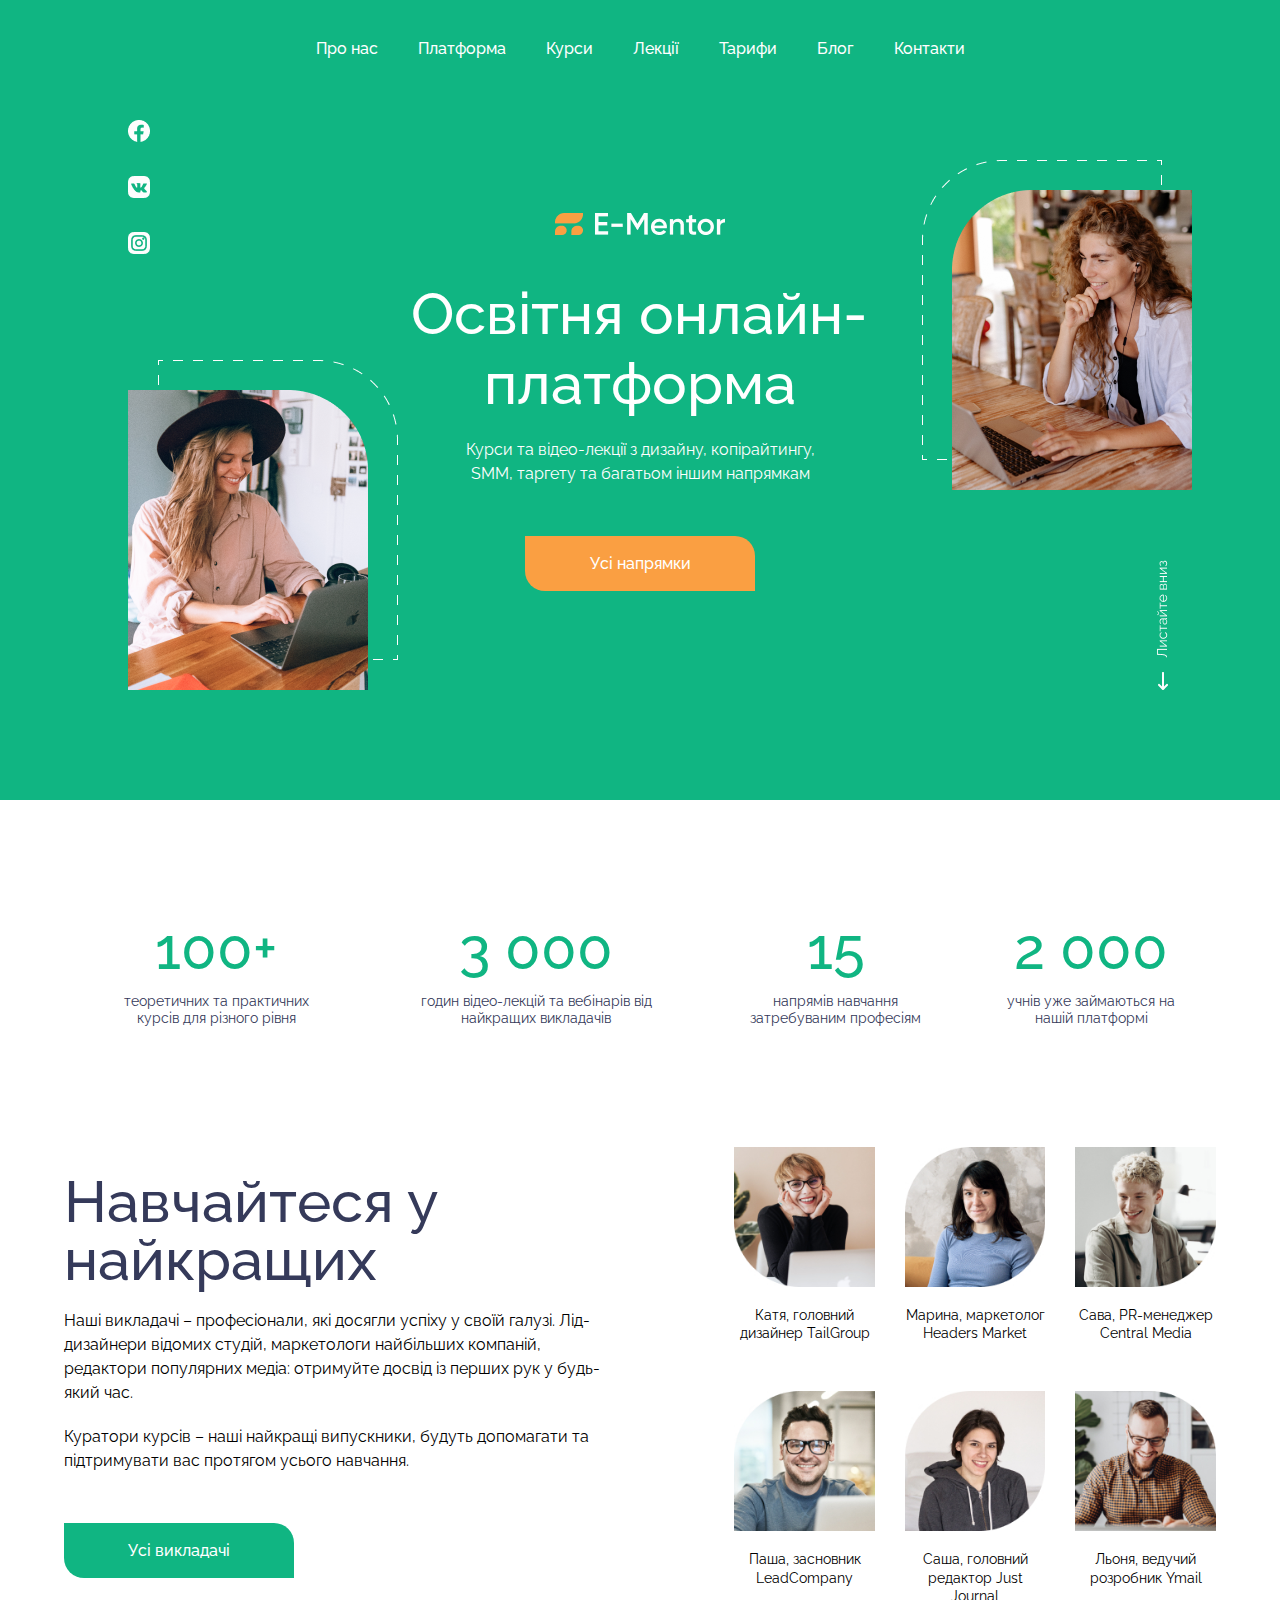
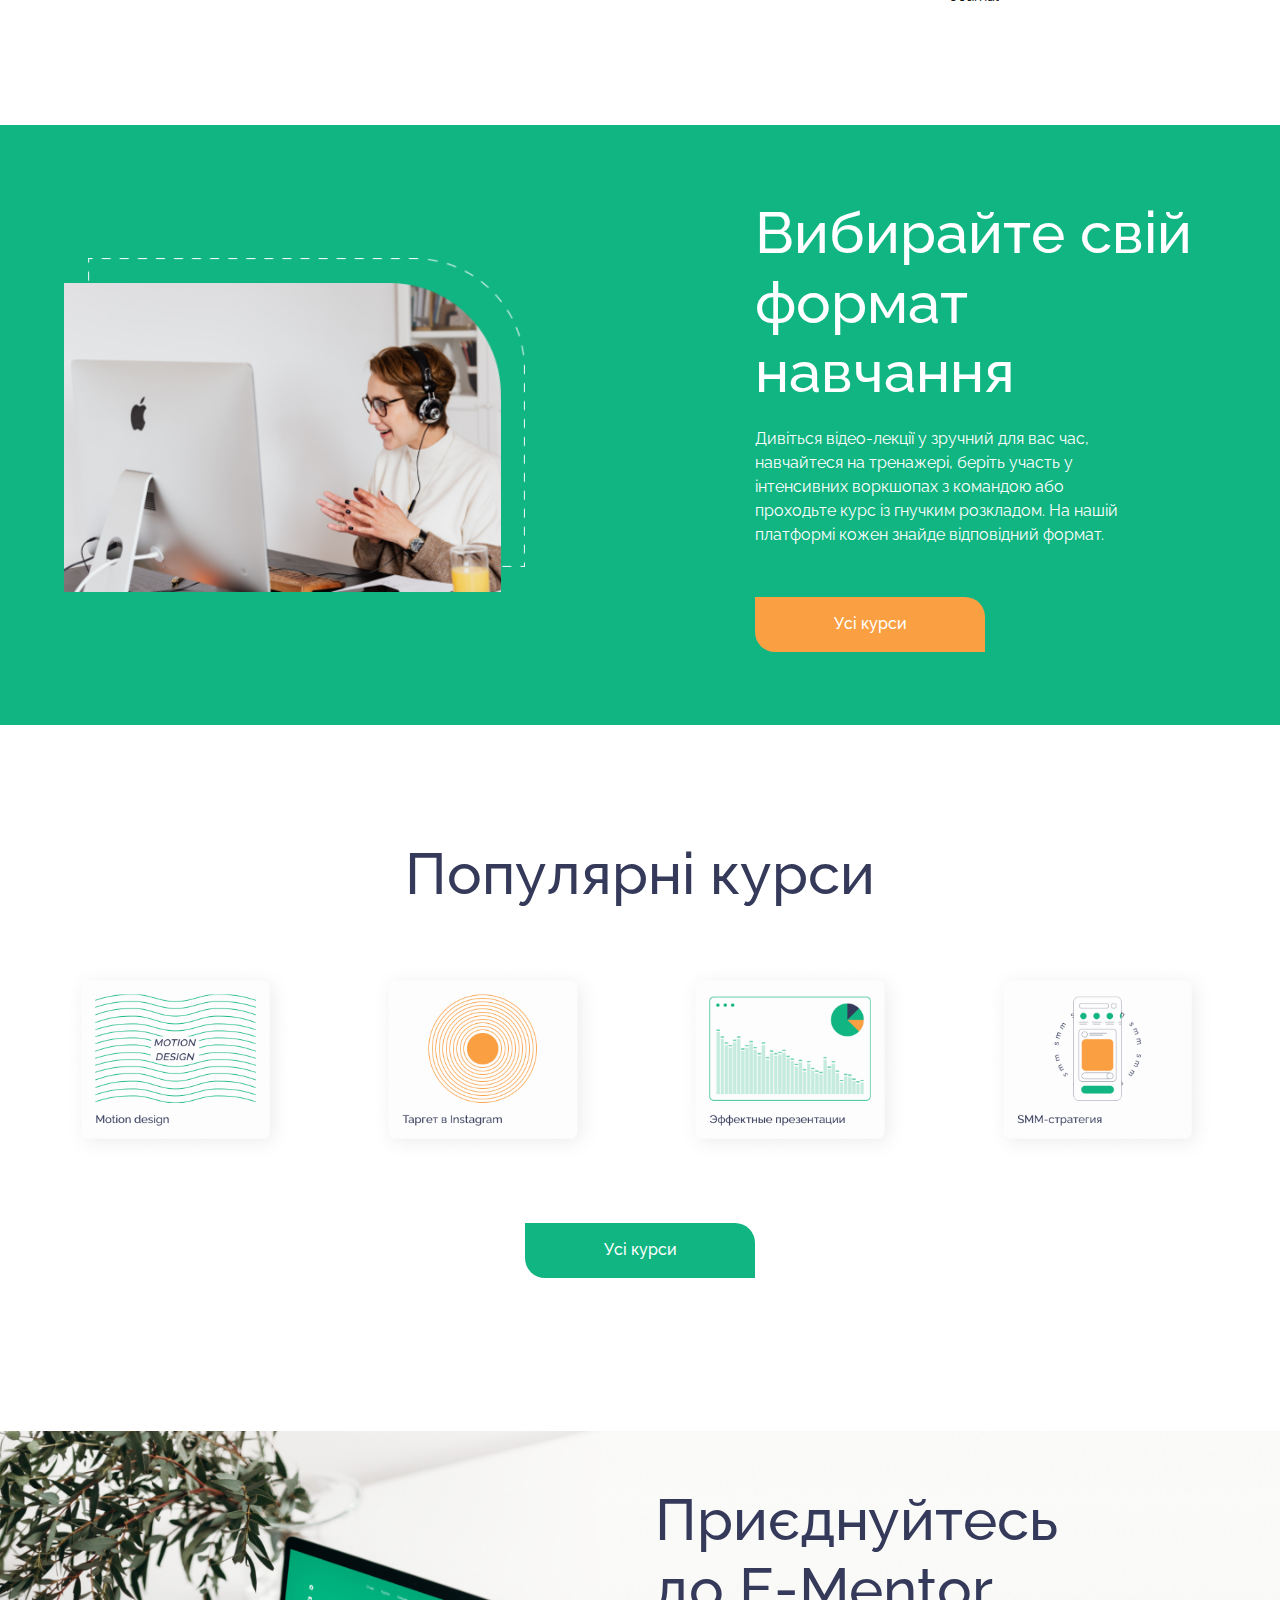
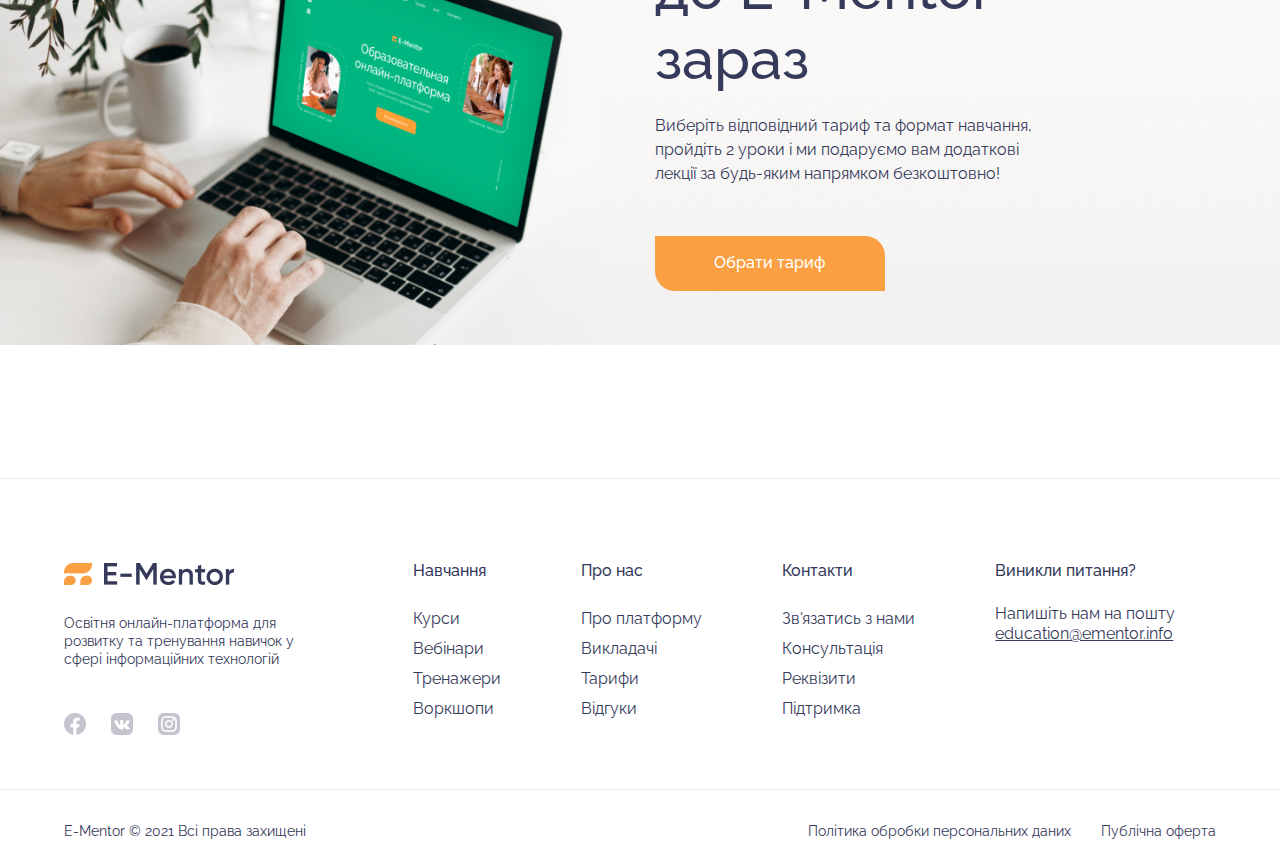
<file: index.html>
<!DOCTYPE html>
<html lang="en">
  <head>
    <meta charset="UTF-8" />
    <meta http-equiv="X-UA-Compatible" content="IE=edge" />
    <meta name="viewport" content="width=device-width, initial-scale=1.0" />
    <link rel="stylesheet" href="index.css" />
    <link rel="stylesheet" href="adaptive.css" />
    <link rel="stylesheet" href="courses.html" />
    <link rel="preconnect" href="https://fonts.googleapis.com" />
    <link rel="preconnect" href="https://fonts.gstatic.com" crossorigin />
    <link
      href="https://fonts.googleapis.com/css2?family=Raleway:wght@400;500&display=swap"
      rel="stylesheet"
    />
    <title>ementor+</title>
  </head>
  <body>
    <header class="header">
      <nav class="navbar-wrapper">
        <ul>
          <li><a class="hover-underline-animation" href="/">Про нас</a></li>
          <li><a class="hover-underline-animation" href="/">Платформа</a></li>
          <li>
            <a class="hover-underline-animation" href="courses.html">Курси</a>
          </li>
          <li><a class="hover-underline-animation" href="/">Лекції</a></li>
          <li><a class="hover-underline-animation" href="/">Тарифи</a></li>
          <li><a class="hover-underline-animation" href="/">Блог</a></li>
          <li><a class="hover-underline-animation" href="/">Контакти</a></li>
        </ul>
      </nav>
      <div class="header-content-wrapper">
        <div>
          <img src="images/header logo.png" alt="logo" />
          <h1>Освітня онлайн-платформа</h1>
          <h2>
            Курси та відео-лекції з дизайну, копірайтингу, SMM, таргету та
            багатьом іншим напрямкам
          </h2>
          <button class="orange-btn"><a href="/">Усі напрямки</a></button>
        </div>
      </div>
      <div class="header-logos">
        <a href="/"><img src="images/facebook.png" alt="facebook" /></a>
        <a href="/"><img src="images/vk.png" alt="vk" /></a>
        <a href="/"><img src="images/inst.png" alt="instagram" /></a>
      </div>
      <img
        class="header-left-img"
        src="images/header left img.png"
        alt="header left img"
      />
      <img
        class="header-right-img"
        src="images/header right img.png"
        alt="header right img"
      />
      <a href="#scrolldown"
        ><img
          class="scroll-down"
          src="images/scroll down.png"
          alt="scroll down"
      /></a>
    </header>
    <main>
      <div class="container">
        <section>
          <div id="scrolldown" class="main-stats-wrapper">
            <div>
              <h2>100+</h2>
              <h3>теоретичних та практичних курсів для різного рівня</h3>
            </div>
            <div>
              <h2>3 000</h2>
              <h3>годин відео-лекцій та вебінарів від найкращих викладачів</h3>
            </div>
            <div>
              <h2>15</h2>
              <h3>напрямів навчання затребуваним професіям</h3>
            </div>
            <div>
              <h2>2 000</h2>
              <h3>учнів уже займаються на нашій платформі</h3>
            </div>
          </div>
          <div class="learn-from-thebest-wrapper">
            <div class="learn-from-thebest-text-wrapper">
              <h2>Навчайтеся у найкращих</h2>
              <h3>
                Наші викладачі – професіонали, які досягли успіху у своїй
                галузі. Лід-дизайнери відомих студій, маркетологи найбільших
                компаній, редактори популярних медіа: отримуйте досвід із перших
                рук у будь-який час.
              </h3>
              <h3>
                Куратори курсів – наші найкращі випускники, будуть допомагати та
                підтримувати вас протягом усього навчання.
              </h3>
              <div class="button-padding">
                <button class="green-btn"><a href="/">Усі викладачі</a></button>
              </div>
            </div>
            <div class="main-img-grid">
              <div>
                <img src="images/katya.jpg" alt="katya" />
                <h3>Катя, головний дизайнер TailGroup</h3>
              </div>
              <div>
                <img src="images/marina.jpg" alt="marina" />
                <h3>Марина, маркетолог Headers Market</h3>
              </div>
              <div>
                <img src="images/sava.jpg" alt="sava" />
                <h3>Сава, PR-менеджер Central Media</h3>
              </div>
              <div>
                <img src="images/pasha.jpg" alt="pasha" />
                <h3>Паша, засновник LeadCompany</h3>
              </div>
              <div>
                <img src="images/sasha.jpg" alt="sasha" />
                <h3>Сашa, головний редактор Just Journal</h3>
              </div>
              <div>
                <img src="images/lenya.jpg" alt="lenya" />
                <h3>Льоня, ведучий розробник Ymail</h3>
              </div>
            </div>
          </div>
        </section>
      </div>
      <section class="bgcolor">
        <div class="container">
          <div class="learning-format-wrapper">
            <img src="images/learning format.png" alt="learning format" />
            <div class="learning-format-text-wrapper">
              <h2>Вибирайте свій формат навчання</h2>
              <h3>
                Дивіться відео-лекції у зручний для вас час, навчайтеся на
                тренажері, беріть участь у інтенсивних воркшопах з командою або
                проходьте курс із гнучким розкладом. На нашій платформі кожен
                знайде відповідний формат.
              </h3>
              <button class="orange-btn">
                <a href="courses.html">Усі курси</a>
              </button>
            </div>
          </div>
        </div>
      </section>
      <div class="container">
        <section class="popular-courses-section">
          <h2 class="popular-coursesh2">Популярні курси</h2>
          <div class="popular-courses-img-wrapper">
            <img src="images/motion design.png" alt="motion design" />
            <img src="images/target instagram.png" alt="target instagram" />
            <img
              src="images/effective presentations.png"
              alt="effective presentations"
            />
            <img src="images/smm strategy.png" alt="smm strategy" />
          </div>
          <div class="greenbtn-popular-courses-div">
            <button class="green-btn">
              <a href="courses.html">Усі курси</a>
            </button>
          </div>
        </section>
      </div>
      <section class="join-us-bg">
        <div class="container">
          <div class="join-us-wrapper">
            <div class="join-us-content-wrapper">
              <h2>Приєднуйтесь до E-Mentor зараз</h2>
              <h3>
                Виберіть відповідний тариф та формат навчання, пройдіть 2 уроки
                і ми подаруємо вам додаткові лекції за будь-яким напрямком
                безкоштовно!
              </h3>
              <button class="orange-btn"><a href="/">Обрати тариф</a></button>
            </div>
          </div>
        </div>
      </section>
    </main>
    <img class="top-line" src="images/line.png" alt="line" />
    <footer>
      <div class="container">
        <div class="footer-wrapper">
          <div class="footer-logo-content-wrapper">
            <a href="/"><img src="images/footer-logo.png" alt="logo" /></a>
            <h3>
              Освітня онлайн-платформа для розвитку та тренування навичок у
              сфері інформаційних технологій
            </h3>
            <div class="footer-img-wrapper">
              <a href="/"
                ><img src="images/facebook-footer.png" alt="facebook"
              /></a>
              <a href="/"><img src="images/vk-footer.png" alt="vk" /></a>
              <a href="/"
                ><img src="images/instagram-footer.png" alt="instagram"
              /></a>
            </div>
          </div>
          <div class="footer-lists-wrapper">
            <div>
              <h4>Навчання</h4>
              <ul>
                <li><a href="courses.html">Курси</a></li>
                <li><a href="/">Вебінари</a></li>
                <li><a href="/">Тренажери</a></li>
                <li><a href="/">Воркшопи</a></li>
              </ul>
            </div>
            <div>
              <h4>Про нас</h4>
              <ul>
                <li><a href="/"> Про платформу</a></li>
                <li><a href="/"> Викладачі</a></li>
                <li><a href="/"> Тарифи</a></li>
                <li><a href="/"> Відгуки</a></li>
              </ul>
            </div>
            <div>
              <h4>Контакти</h4>
              <ul>
                <li><a href="/"> Зв'язатись з нами</a></li>
                <li><a href="/"> Консультація</a></li>
                <li><a href="/"> Реквізити</a></li>
                <li><a href="/"> Підтримка</a></li>
              </ul>
            </div>
            <div class="footer-span-wrapper">
              <h4>Виникли питання?</h4>
              <span
                >Напишіть нам на пошту
                <span class="footer-email">education@ementor.info</span>
              </span>
            </div>
          </div>
        </div>
      </div>
      <img class="bottom-line" src="images/line.png" alt="line" />
      <div class="container">
        <div class="footer-copyright-wrapper">
          <span>E-Mentor © 2021 Всі права захищені</span>
          <div class="footer-copyright-span">
            <span>Політика обробки персональних даних</span>
            <span>Публічна оферта</span>
          </div>
        </div>
      </div>
    </footer>
  </body>
</html>
</file>
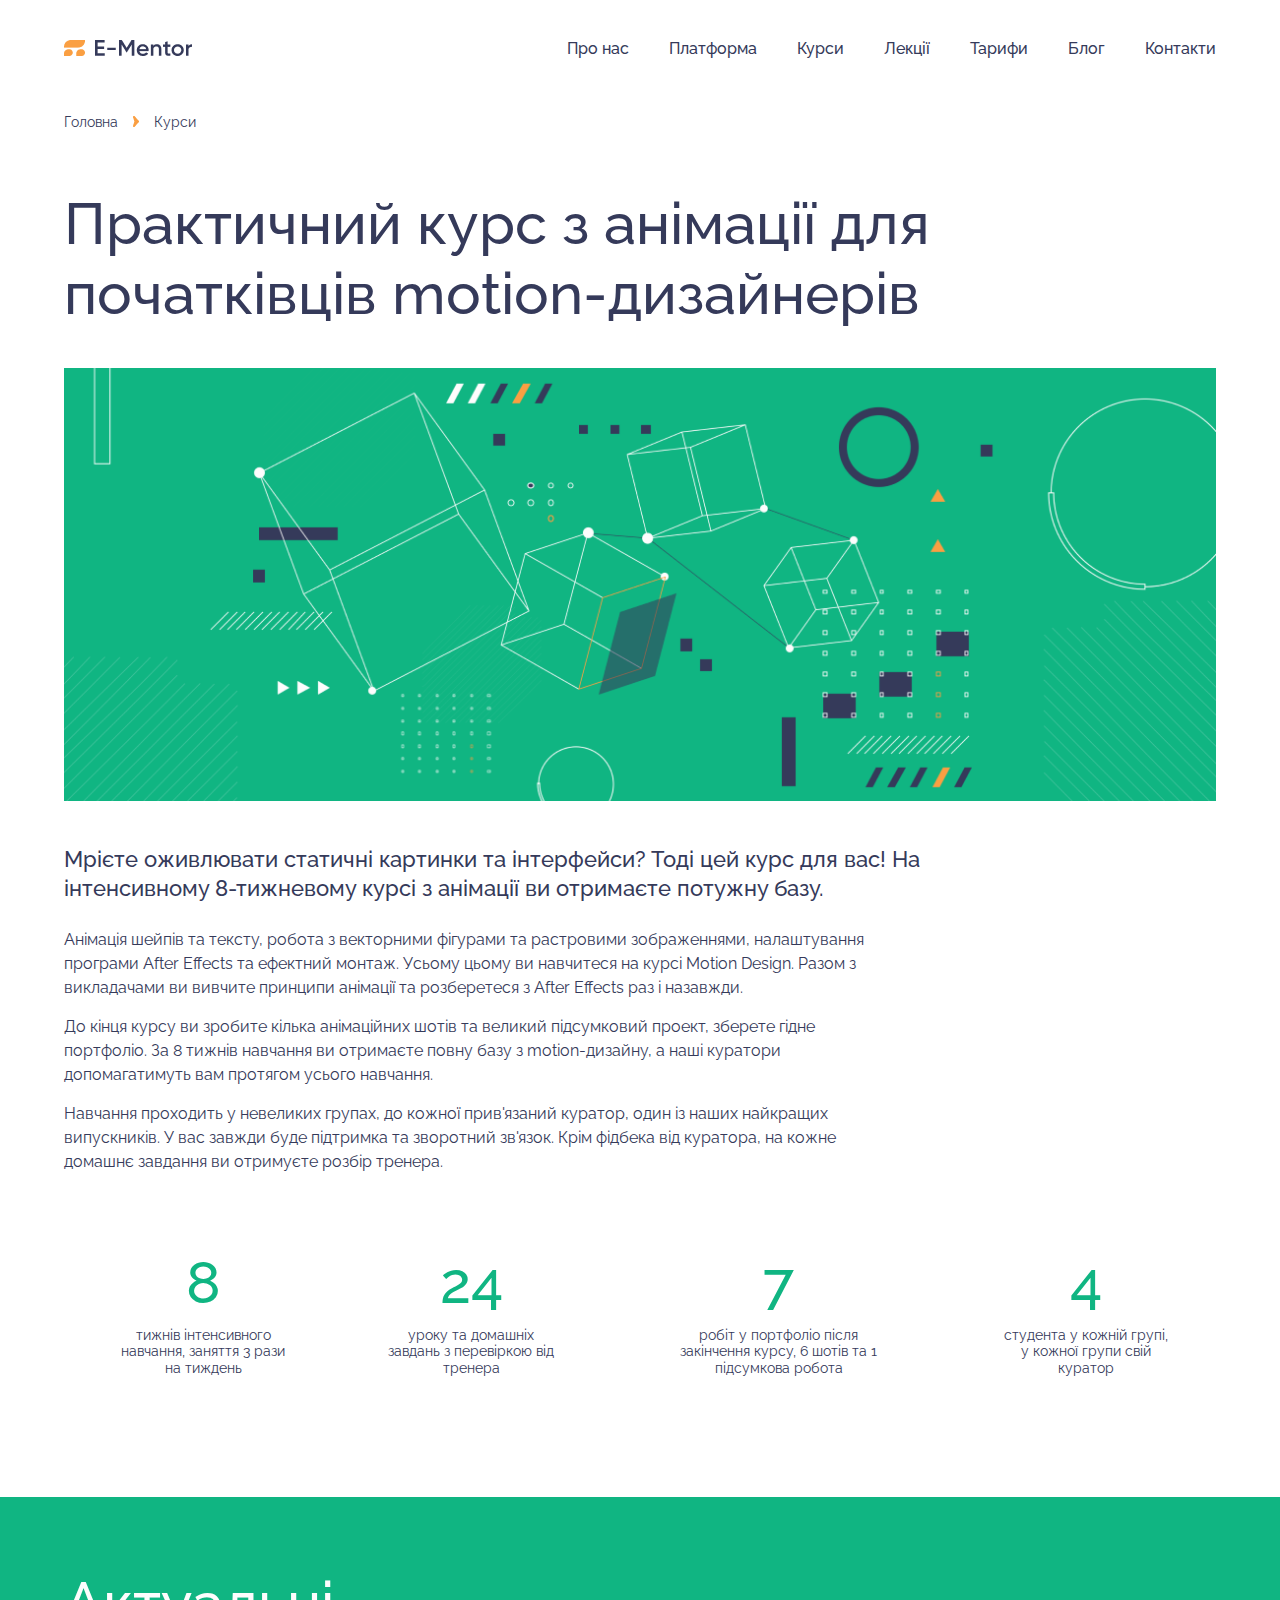
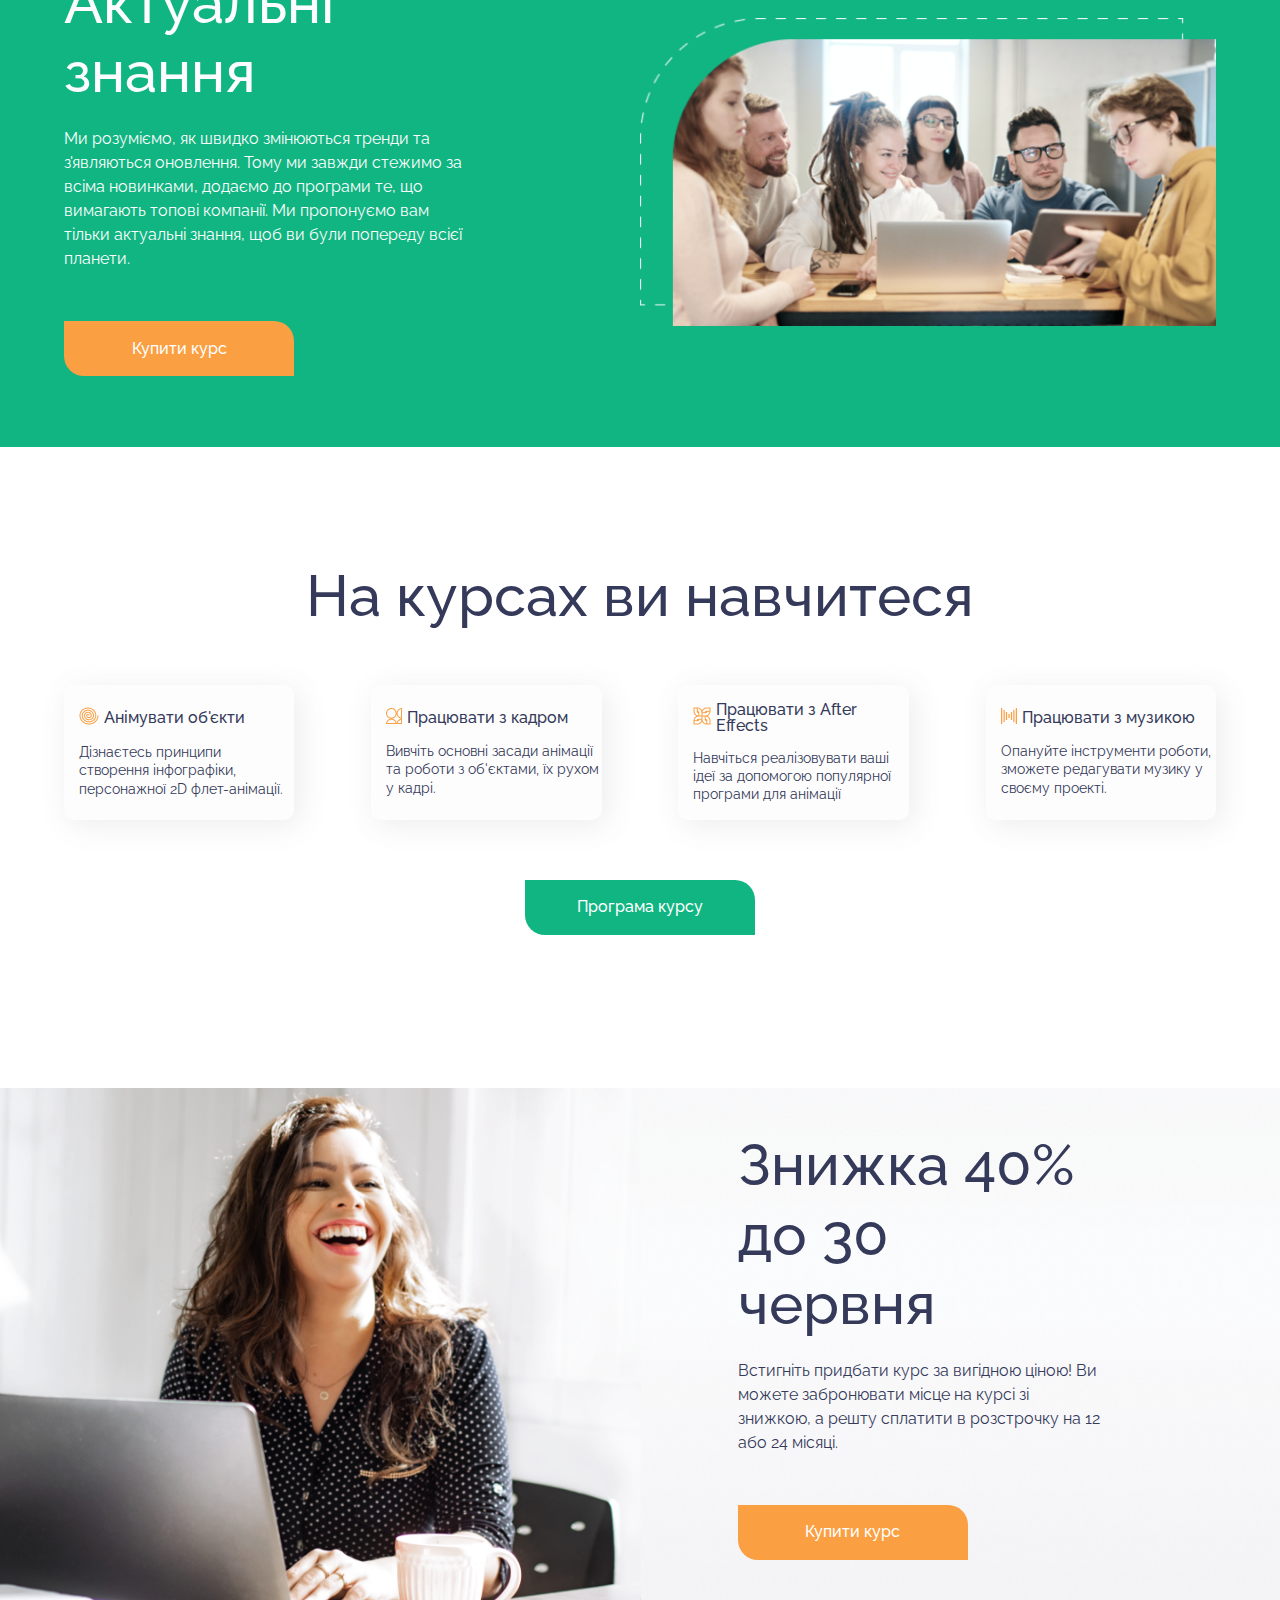
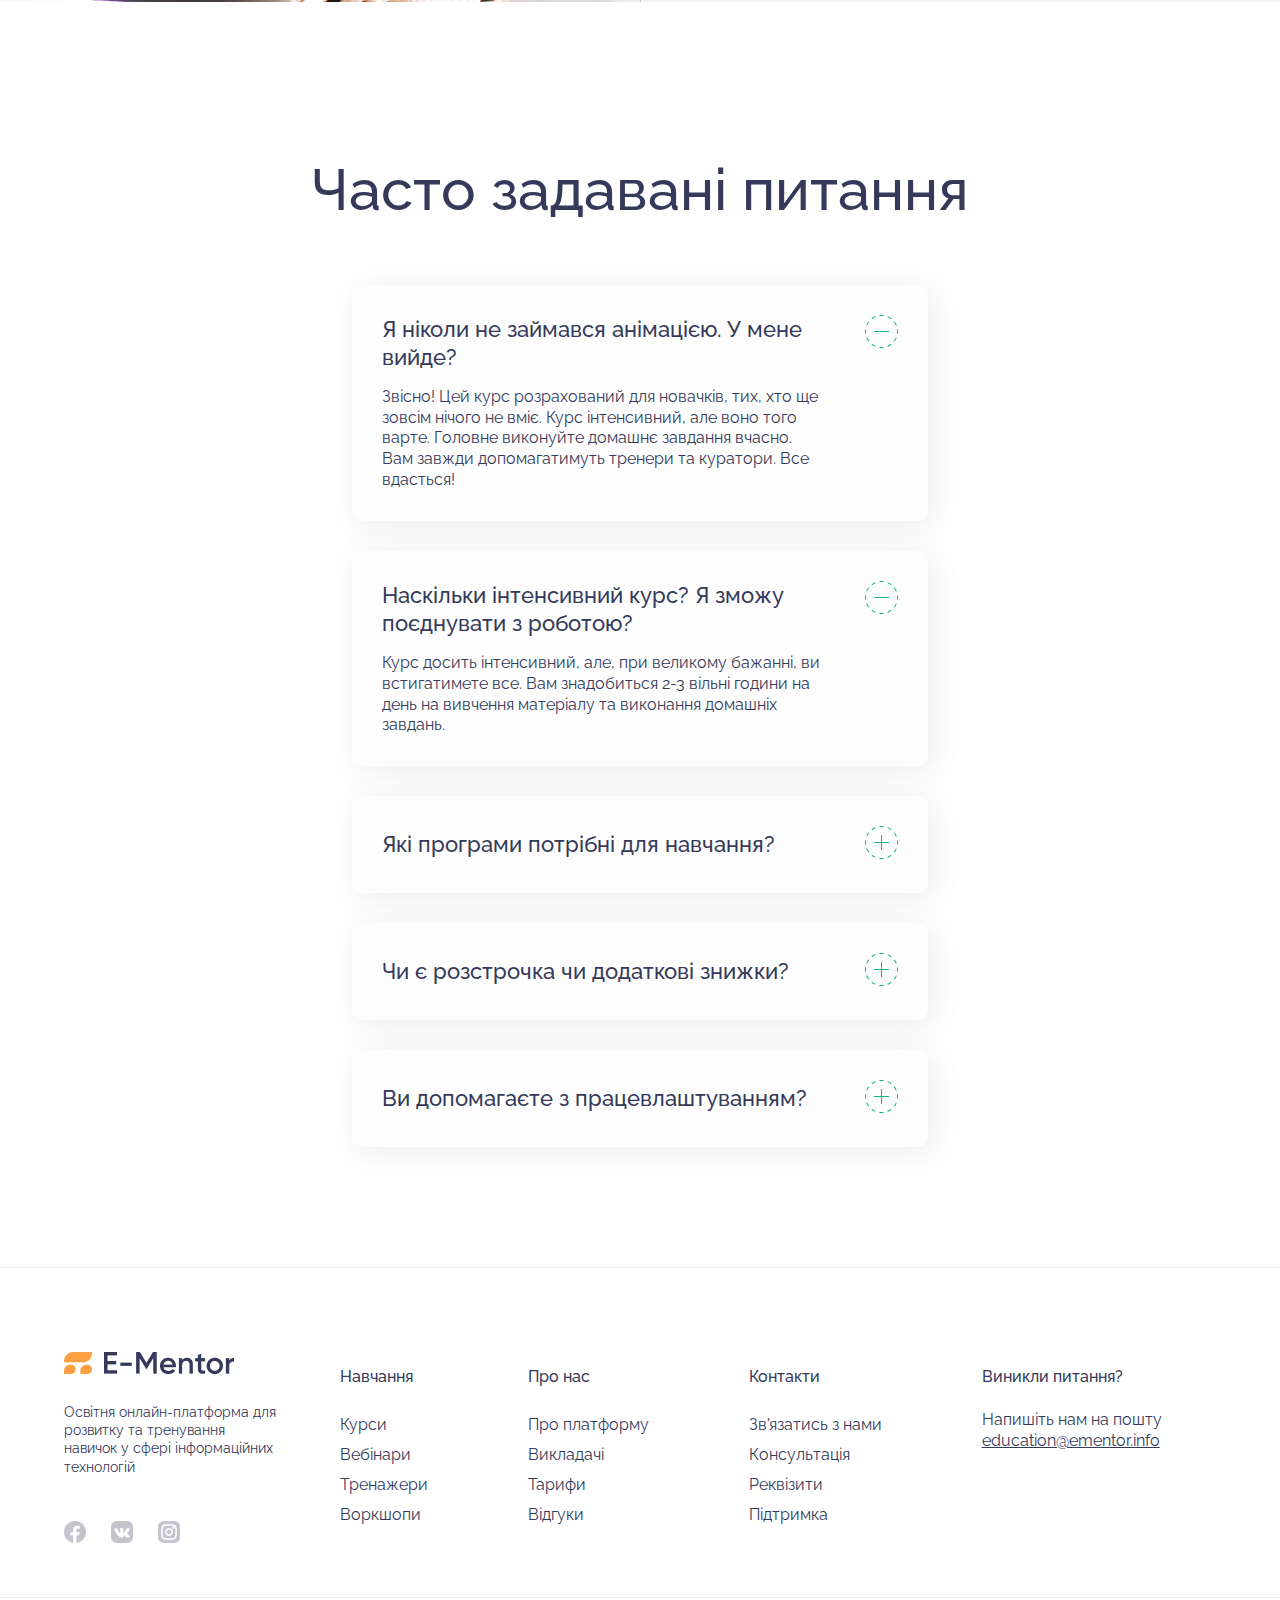
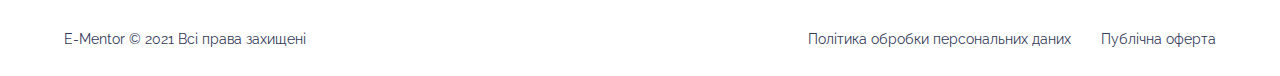
<file: courses.html>
<!DOCTYPE html>
<html lang="en">
  <head>
    <meta charset="UTF-8" />
    <meta http-equiv="X-UA-Compatible" content="IE=edge" />
    <meta name="viewport" content="width=device-width, initial-scale=1.0" />
    <link rel="stylesheet" href="index.html" />
    <link rel="preconnect" href="https://fonts.googleapis.com" />
    <link rel="preconnect" href="https://fonts.gstatic.com" crossorigin />
    <link
      href="https://fonts.googleapis.com/css2?family=Raleway:wght@400;500&display=swap"
      rel="stylesheet"
    />
    <link rel="stylesheet" href="courses.css" />
    <link rel="stylesheet" href="coursesAdaptive.css" />
    <title>Курси</title>
  </head>
  <body>
    <header>
      <div class="container">
        <nav class="navbar-wrapper">
          <a href="index.html"
            ><img
              src="images/courses header logo.png"
              alt="courses header logo"
          /></a>
          <div class="navbar-list">
            <ul>
              <li><a class="hover-underline-animation" href="/">Про нас</a></li>
              <li>
                <a class="hover-underline-animation" href="/">Платформа</a>
              </li>
              <li>
                <a class="hover-underline-animation" href="#">Курси</a>
              </li>
              <li><a class="hover-underline-animation" href="/">Лекції</a></li>
              <li><a class="hover-underline-animation" href="/">Тарифи</a></li>
              <li><a class="hover-underline-animation" href="/">Блог</a></li>
              <li>
                <a class="hover-underline-animation" href="/">Контакти</a>
              </li>
            </ul>
          </div>
        </nav>
        <div class="courses-header-span-wrapper">
          <a class="home" href="/">Головна</a>
          <a href="#">Курси</a>
        </div>
        <section class="courses-header-section">
          <h1>Практичний курс з анімації для початківців motion-дизайнерів</h1>
          <img src="images/courses header img.png" alt="courses head img" />
          <h2>
            Мрієте оживлювати статичні картинки та інтерфейси? Тоді цей курс для
            вас! На інтенсивному 8-тижневому курсі з анімації ви отримаєте
            потужну базу.
          </h2>
          <h3>
            Анімація шейпів та тексту, робота з векторними фігурами та
            растровими зображеннями, налаштування програми After Effects та
            ефектний монтаж. Усьому цьому ви навчитеся на курсі Motion Design.
            Разом з викладачами ви вивчите принципи анімації та розберетеся з
            After Effects раз і назавжди.
          </h3>
          <h3>
            До кінця курсу ви зробите кілька анімаційних шотів та великий
            підсумковий проект, зберете гідне портфоліо. За 8 тижнів навчання ви
            отримаєте повну базу з motion-дизайну, а наші куратори
            допомагатимуть вам протягом усього навчання.
          </h3>
          <h3>
            Навчання проходить у невеликих групах, до кожної прив'язаний
            куратор, один із наших найкращих випускників. У вас завжди буде
            підтримка та зворотний зв'язок. Крім фідбека від куратора, на кожне
            домашнє завдання ви отримуєте розбір тренера.
          </h3>
          <div class="courses-header-achievements-wrapper">
            <div>
              <h4>8</h4>
              <h5>тижнів інтенсивного навчання, заняття 3 рази на тиждень</h5>
            </div>
            <div>
              <h4>24</h4>
              <h5>уроку та домашніх завдань з перевіркою від тренера</h5>
            </div>
            <div>
              <h4>7</h4>
              <h5>
                робіт у портфоліо після закінчення курсу, 6 шотів та 1
                підсумкова робота
              </h5>
            </div>
            <div>
              <h4>4</h4>
              <h5>студента у кожній групі, у кожної групи свій куратор</h5>
            </div>
          </div>
        </section>
      </div>
    </header>
    <main>
      <section class="bgcolor">
        <div class="container">
          <div class="courses-green-content-wrapper">
            <div class="courses-green-content-text">
              <h2>Актуальні знання</h2>
              <h3>
                Ми розуміємо, як швидко змінюються тренди та з'являються
                оновлення. Тому ми завжди стежимо за всіма новинками, додаємо до
                програми те, що вимагають топові компанії. Ми пропонуємо вам
                тільки актуальні знання, щоб ви були попереду всієї планети.
              </h3>
              <button class="orange-btn"><a href="#">Купити курс</a></button>
            </div>
            <img src="images/courses main img.png" alt="courses main img" />
          </div>
        </div>
      </section>
      <div class="container">
        <section>
          <h2 class="courses-youll-learn-subtitle">На курсах ви навчитеся</h2>
          <div class="courses-youll-learn-wrapper">
            <div class="courses-youll-learn-content-frame">
              <div class="courses-youll-learn-content-padding">
                <h3 class="Animate-objects">Анімувати об'єкти</h3>
                <h4>
                  Дізнаєтесь принципи створення інфографіки, персонажної 2D
                  флет-анімації.
                </h4>
              </div>
            </div>
            <div class="courses-youll-learn-content-frame">
              <div class="courses-youll-learn-content-padding">
                <h3 class="work-with-frame">Працювати з кадром</h3>
                <h4>
                  Вивчіть основні засади анімації та роботи з об'єктами, їх
                  рухом у кадрі.
                </h4>
              </div>
            </div>
            <div class="courses-youll-learn-content-frame">
              <div class="courses-youll-learn-content-padding">
                <h3 class="after-effects">Працювати з After Effects</h3>
                <h4>
                  Навчіться реалізовувати ваші ідеї за допомогою популярної
                  програми для анімації
                </h4>
              </div>
            </div>
            <div class="courses-youll-learn-content-frame">
              <div class="courses-youll-learn-content-padding">
                <h3 class="work-with-sound">Працювати з музикою</h3>
                <h4>
                  Опануйте інструменти роботи, зможете редагувати музику у
                  своєму проекті.
                </h4>
              </div>
            </div>
          </div>
          <div class="courses-green-btn">
            <button class="green-btn"><a href="#">Програма курсу</a></button>
          </div>
        </section>
      </div>
      <section class="discount-bg">
        <div class="container">
          <div class="discount-content-wrapper">
            <div class="discount-content">
              <h2>Знижка 40% до 30 червня</h2>
              <h3>
                Встигніть придбати курс за вигідною ціною! Ви можете забронювати
                місце на курсі зі знижкою, а решту сплатити в розстрочку на 12
                або 24 місяці.
              </h3>
              <button class="orange-btn"><a href="#">Купити курс</a></button>
            </div>
          </div>
        </div>
      </section>
      <div class="container">
        <h2 class="frequently-asked-questions">Часто задавані питання</h2>
        <section class="section-questions-wrapper">
          <div class="questions-content-frame">
            <div class="questions-content">
              <div class="questions-text">
                <h3>Я ніколи не займався анімацією. У мене вийде?</h3>
                <h4>
                  Звісно! Цей курс розрахований для новачків, тих, хто ще зовсім
                  нічого не вміє. Курс інтенсивний, але воно того варте. Головне
                  виконуйте домашнє завдання вчасно. Вам завжди допомагатимуть
                  тренери та куратори. Все вдасться!
                </h4>
              </div>
              <div>
                <a href="#"><img src="images/close.png" alt="close" /></a>
              </div>
            </div>
          </div>
          <div class="questions-content-frame">
            <div class="questions-content">
              <div class="questions-text">
                <h3>
                  Наскільки інтенсивний курс? Я зможу поєднувати з роботою?
                </h3>
                <h4>
                  Курс досить інтенсивний, але, при великому бажанні, ви
                  встигатимете все. Вам знадобиться 2-3 вільні години на день на
                  вивчення матеріалу та виконання домашніх завдань.
                </h4>
              </div>
              <div>
                <a href="#"><img src="images/close.png" alt="close" /></a>
              </div>
            </div>
          </div>
          <div class="questions-content-frame">
            <div class="questions-content-closed">
              <div class="questions-text-closed">
                <h3>Які програми потрібні для навчання?</h3>
              </div>
              <div>
                <a href="#"><img src="images/open.png" alt="open" /></a>
              </div>
            </div>
          </div>
          <div class="questions-content-frame">
            <div class="questions-content-closed">
              <div class="questions-text-closed">
                <h3>Чи є розстрочка чи додаткові знижки?</h3>
              </div>
              <div>
                <a href="#"><img src="images/open.png" alt="open" /></a>
              </div>
            </div>
          </div>
          <div class="questions-content-frame">
            <div class="questions-content-closed">
              <div class="questions-text-closed">
                <h3>Ви допомагаєте з працевлаштуванням?</h3>
              </div>
              <div>
                <a href="#"><img src="images/open.png" alt="open" /></a>
              </div>
            </div>
          </div>
        </section>
      </div>
    </main>
    <img class="top-line" src="images/line.png" alt="line" />
    <footer>
      <div class="container">
        <div class="footer-wrapper">
          <div class="footer-logo-content-wrapper">
            <a href="/"><img src="images/footer-logo.png" alt="logo" /></a>
            <h3>
              Освітня онлайн-платформа для розвитку та тренування навичок у
              сфері інформаційних технологій
            </h3>
            <div class="footer-img-wrapper">
              <a href="/"
                ><img src="images/facebook-footer.png" alt="facebook"
              /></a>
              <a href="/"><img src="images/vk-footer.png" alt="vk" /></a>
              <a href="/"
                ><img src="images/instagram-footer.png" alt="instagram"
              /></a>
            </div>
          </div>
          <div class="footer-lists-wrapper">
            <div>
              <h4>Навчання</h4>
              <ul>
                <li><a href="courses.html">Курси</a></li>
                <li><a href="/">Вебінари</a></li>
                <li><a href="/">Тренажери</a></li>
                <li><a href="/">Воркшопи</a></li>
              </ul>
            </div>
            <div>
              <h4>Про нас</h4>
              <ul>
                <li><a href="/"> Про платформу</a></li>
                <li><a href="/"> Викладачі</a></li>
                <li><a href="/"> Тарифи</a></li>
                <li><a href="/"> Відгуки</a></li>
              </ul>
            </div>
            <div>
              <h4>Контакти</h4>
              <ul>
                <li><a href="/"> Зв'язатись з нами</a></li>
                <li><a href="/"> Консультація</a></li>
                <li><a href="/"> Реквізити</a></li>
                <li><a href="/"> Підтримка</a></li>
              </ul>
            </div>
            <div class="footer-span-wrapper">
              <h4>Виникли питання?</h4>
              <span
                >Напишіть нам на пошту
                <span class="footer-email">education@ementor.info</span>
              </span>
            </div>
          </div>
        </div>
      </div>
      <img class="bottom-line" src="images/line.png" alt="line" />
      <div class="container">
        <div class="footer-copyright-wrapper">
          <span>E-Mentor © 2021 Всі права захищені</span>
          <div class="footer-copyright-span">
            <span>Політика обробки персональних даних</span>
            <span>Публічна оферта</span>
          </div>
        </div>
      </div>
    </footer>
  </body>
</html>
</file>
<file: index.css>
html {
  box-sizing: border-box;
  font-size: 16px;
}

*,
*:before,
*:after {
  box-sizing: inherit;
}

body,
h1,
h2,
h3,
h4,
h5,
h6,
p,
ol,
ul {
  margin: 0;
  padding: 0;
  font-weight: normal;
}

ol,
ul {
  list-style: none;
}

img {
  max-width: 100%;
  height: auto;
}

.header {
  background-color: #10b582;
  height: 800px;
  position: relative;
}

.navbar-wrapper {
  display: flex;
  justify-content: center;
  padding-top: 40px;
  padding-bottom: 155px;
}

.navbar-wrapper ul {
  display: flex;
  gap: 40px;
}

.hover-underline-animation {
  position: relative;
  text-decoration: none;
  font-family: "Raleway";
  font-style: normal;
  font-weight: 500;
  font-size: 16px;
  line-height: 100%;
  color: white;
}

.hover-underline-animation:after {
  content: "";
  position: absolute;
  width: 100%;
  transform: scaleX(0);
  height: 2px;
  bottom: 0;
  left: 0;
  background-color: orange;
  transform-origin: bottom right;
  transition: transform 0.25s ease-out;
}

.hover-underline-animation:hover:after {
  transform: scaleX(1);
  transform-origin: bottom left;
}

.header-content-wrapper {
  display: flex;
  justify-content: center;
  text-align: center;
}

.header-content-wrapper img {
  padding-bottom: 40px;
}

.header-content-wrapper h1 {
  font-family: "Raleway";
  font-style: normal;
  font-weight: 500;
  font-size: 58px;
  line-height: 120%;
  color: white;
  padding-bottom: 20px;
  width: 60%;
  margin: 0 auto;
}

.header-content-wrapper h2 {
  width: 50%;
  margin: 0 auto;
  font-family: "Raleway";
  font-style: normal;
  font-weight: 400;
  font-size: 16px;
  line-height: 150%;
  color: white;
  padding-bottom: 50px;
}

.orange-btn {
  background: #fa9f42;
  border-radius: 0px 20px;
  width: 230px;
  height: 55px;
  margin: 0 auto;
  border: none;
}

.orange-btn a {
  text-decoration: none;
  font-family: "Raleway";
  font-style: normal;
  font-weight: 500;
  font-size: 16px;
  line-height: 100%;
  color: white;
}

.header-logos {
  display: flex;
  flex-direction: column;
  gap: 30px;
  position: absolute;
  left: 20%;
  top: 15%;
}

.header-left-img {
  position: absolute;
  left: 20%;
  top: 45%;
}

.header-right-img {
  position: absolute;
  left: 66%;
  top: 20%;
}

.scroll-down {
  position: absolute;
  left: 79.5%;
  top: 70%;
}

.container {
  width: 80%;
  margin: 0 auto;
}

.main-stats-wrapper {
  padding-top: 120px;
  padding-bottom: 120px;
  display: flex;
  justify-content: space-between;
  text-align: center;
}

.main-stats-wrapper h2 {
  padding-bottom: 15px;
  color: #10b582;
  font-family: "Raleway";
  font-style: normal;
  font-weight: 500;
  font-size: 58px;
  line-height: 100%;
}
.main-stats-wrapper h3 {
  width: 70%;
  margin: 0 auto;
  font-family: "Raleway";
  font-style: normal;
  font-weight: 400;
  font-size: 14px;
  line-height: 120%;
  color: #353a5a;
}

.main-img-grid {
  text-align: center;
  display: grid;
  row-gap: 30px;
  column-gap: 30px;
  grid-template-columns: 1fr 1fr 1fr;
  grid-template-rows: 1fr 1fr;
}

.main-img-grid img {
  width: 100%;
}

.learn-from-thebest-wrapper {
  padding-bottom: 120px;
  display: flex;
  align-items: center;
  justify-content: space-between;
}

.learn-from-thebest-text-wrapper {
  width: 100%;
}

.learn-from-thebest-text-wrapper h2 {
  padding-bottom: 20px;
  color: #353a5a;
  font-family: "Raleway";
  font-style: normal;
  font-weight: 500;
  font-size: 58px;
  line-height: 100%;
}

.learn-from-thebest-text-wrapper h3 {
  padding-bottom: 20px;
  width: 70%;
  font-family: "Raleway";
  font-style: normal;
  font-weight: 400;
  font-size: 16px;
  line-height: 150%;
}

.main-img-grid h3 {
  font-family: "Raleway";
  font-style: normal;
  font-weight: 400;
  font-size: 14px;
  line-height: 130%;
  padding-top: 15px;
}

.button-padding {
  padding-top: 30px;
}

.green-btn {
  background: #10b582;
  border-radius: 0px 20px;
  width: 230px;
  height: 55px;
  margin: 0 auto;
  border: none;
}

.green-btn a {
  text-decoration: none;
  font-family: "Raleway";
  font-style: normal;
  font-weight: 500;
  font-size: 16px;
  line-height: 100%;
  color: white;
}

.bgcolor {
  background-color: #10b582;
  height: 600px;
  display: flex;
  align-items: center;
}

.learning-format-wrapper {
  display: flex;
  justify-content: space-between;
  align-items: center;
}

.learning-format-wrapper img {
  width: 40%;
}

.learning-format-text-wrapper {
  width: 40%;
}

.learning-format-text-wrapper h2 {
  color: white;
  padding-bottom: 20px;
  font-family: "Raleway";
  font-style: normal;
  font-weight: 500;
  font-size: 58px;
  line-height: 120%;
}

.learning-format-text-wrapper h3 {
  width: 80%;
  color: white;
  padding-bottom: 50px;
  font-family: "Raleway";
  font-style: normal;
  font-weight: 400;
  font-size: 16px;
  line-height: 150%;
}

.popular-coursesh2 {
  padding-top: 120px;
  text-align: center;
  font-family: "Raleway";
  font-style: normal;
  font-weight: 500;
  font-size: 58px;
  line-height: 100%;
  color: #353a5a;
  padding-bottom: 60px;
}

.popular-courses-img-wrapper {
  display: flex;
  justify-content: space-between;
  padding-bottom: 60px;
}

.popular-courses-img-wrapper img {
  width: 20%;
}

.popular-courses-section {
  width: 100%;
  padding-bottom: 120px;
}

.greenbtn-popular-courses-div {
  display: flex;
}

.join-us-bg {
  background-image: url(images/join\ us\ background.png);
  height: 580px;
  background-size: 100%;
  background-position: center;
  background-repeat: no-repeat;
  display: flex;
  align-items: center;
}

.join-us-wrapper {
  display: flex;
  justify-content: right;
  width: 90%;
}

.join-us-content-wrapper {
  width: 40%;
}

.join-us-content-wrapper h2 {
  padding-bottom: 20px;
  font-family: "Raleway";
  font-style: normal;
  font-weight: 500;
  font-size: 58px;
  line-height: 120%;
  color: #353a5a;
}

.join-us-content-wrapper h3 {
  width: 90%;
  font-family: "Raleway";
  font-style: normal;
  font-weight: 400;
  font-size: 16px;
  line-height: 150%;
  color: #353a5a;
  padding-bottom: 50px;
}

.top-line {
  width: 100%;
  padding-top: 120px;
  padding-bottom: 80px;
}

.footer-wrapper {
  padding-bottom: 50px;
  display: flex;
  justify-content: space-between;
  align-items: center;
}

.footer-wrapper h3 {
  color: #353a5a;
  padding-top: 25px;
  font-family: "Raleway";
  font-style: normal;
  font-weight: 400;
  font-size: 14px;
  line-height: 130%;
}

.footer-logo-content-wrapper {
  width: 20%;
}

.footer-lists-wrapper {
  display: flex;
  justify-content: right;
  gap: 100px;
}

.footer-lists-wrapper h4 {
  color: #353a5a;
  padding-bottom: 25px;
  font-family: "Raleway";
  font-style: normal;
  font-weight: 500;
  font-size: 16px;
  line-height: 100%;
}

.footer-lists-wrapper a {
  text-decoration: none;
  color: #353a5a;
}

.footer-lists-wrapper li {
  font-family: "Raleway";
  font-style: normal;
  font-weight: 400;
  font-size: 16px;
  line-height: 30px;
}

.footer-lists-wrapper span {
  color: #353a5a;
  font-family: "Raleway";
  font-style: normal;
  font-weight: 400;
  font-size: 16px;
  line-height: 130%;
}

.footer-email {
  text-decoration: underline;
}

.footer-img-wrapper {
  padding-top: 45px;
  display: flex;
  gap: 25px;
}

.footer-span-wrapper {
  width: 25%;
}

.bottom-line {
  width: 100%;
  padding-bottom: 30px;
}

.footer-copyright-wrapper {
  padding-bottom: 30px;
  display: flex;
  justify-content: space-between;
}

.footer-copyright-wrapper span {
  color: #353a5a;
  font-family: "Raleway";
  font-style: normal;
  font-weight: 400;
  font-size: 14px;
  line-height: 100%;
}

.footer-copyright-span {
  display: flex;
  gap: 30px;
}
</file>
<file: adaptive.css>
@media screen and (max-width: 1400px) {
  .container {
    width: 90%;
  }
  .header-logos {
    left: 10%;
  }
  .header-left-img {
    left: 10%;
  }
  .header-right-img {
    left: 72%;
  }
  .scroll-down {
    left: 90.4%;
  }
  .top-line {
    padding-top: 100px;
  }
  .footer-wrapper {
    align-items: flex-start;
  }
  .footer-lists-wrapper {
    gap: 80px;
  }
  .footer-logo-content-wrapper {
    width: 25%;
  }
  .learn-from-thebest-text-wrapper h3 {
    width: 80%;
  }
  .join-us-content-wrapper {
    width: 43%;
  }
}

@media screen and (max-width: 1200px) {
  .header-logos {
    left: 5%;
  }
  .header-left-img {
    left: 5%;
  }
  .header-right-img {
    left: 75%;
  }
  .scroll-down {
    left: 96%;
  }
  .footer-lists-wrapper {
    gap: 45px;
  }
  .footer-wrapper {
    align-items: flex-start;
  }
  .footer-logo-content-wrapper {
    width: 30%;
  }
  .top-line {
    padding-top: 60px;
  }
}
@media screen and (max-width: 992px) {
  .header {
    height: 700px;
  }
  .bgcolor {
    height: 500px;
  }
  .header-left-img {
    width: 20%;
  }
  .header-right-img {
    width: 20%;
  }
  .scroll-down {
    top: 65%;
    left: 94%;
  }
  .header-logos {
    width: 2%;
    gap: 20px;
  }
  .header-content-wrapper h1 {
    font-size: 45px;
  }
  .main-stats-wrapper h2 {
    font-size: 45px;
  }
  .learn-from-thebest-text-wrapper h2 {
    font-size: 45px;
  }
  .learning-format-text-wrapper h2 {
    font-size: 40px;
  }
  .learning-format-text-wrapper h3 {
    width: 100%;
  }
  .popular-courses-img-wrapper img {
    width: 25%;
  }
  .popular-coursesh2 {
    font-size: 45px;
  }
  .popular-courses-section {
    padding-bottom: 10px;
  }
  .join-us-content-wrapper h2 {
    font-size: 40px;
  }
  .top-line {
    padding-top: 0px;
  }
  .footer-lists-wrapper {
    gap: 35px;
  }
}

@media screen and (max-width: 768px) {
  .container {
    width: 95%;
  }
  .hover-underline-animation {
    font-size: 14px;
  }
  .header-content-wrapper img {
    padding-bottom: 10px;
  }
  .header-content-wrapper h1 {
    font-size: 40px;
  }
  .header-content-wrapper h2 {
    padding-bottom: 30px;
  }
  .orange-btn {
    width: 200px;
    height: 50px;
  }
  .orange-btn a {
    font-size: 14px;
  }
  .main-stats-wrapper h2 {
    font-size: 40px;
  }
  .main-stats-wrapper h3 {
    width: 80%;
  }
  .main-img-grid {
    row-gap: 20px;
    column-gap: 20px;
  }
  .main-img-grid h3 {
    padding-top: 10px;
    font-size: 12px;
  }
  .learn-from-thebest-text-wrapper h2 {
    font-size: 40px;
  }
  .learn-from-thebest-text-wrapper h3 {
    font-size: 14px;
  }
  .green-btn {
    width: 200px;
    height: 50px;
  }
  .green-btn a {
    font-size: 14px;
  }
  .button-padding {
    padding-top: 15px;
  }
  .learn-from-thebest-wrapper {
    padding-bottom: 100px;
  }
  .learning-format-text-wrapper h2 {
    font-size: 34px;
  }
  .learning-format-text-wrapper h3 {
    font-size: 14px;
    padding-bottom: 40px;
  }
  .popular-coursesh2 {
    font-size: 40px;
    padding-top: 100px;
  }
  .popular-courses-img-wrapper {
    padding-bottom: 50px;
  }
  .join-us-bg {
    height: 500px;
  }
  .join-us-content-wrapper h2 {
    font-size: 30px;
    padding-bottom: 10px;
  }
  .join-us-content-wrapper h3 {
    font-size: 14px;
    padding-bottom: 30px;
  }
  .footer-logo-content-wrapper img {
    width: 70%;
  }
  .footer-wrapper h3 {
    font-size: 13px;
    padding-top: 10px;
  }
  .footer-lists-wrapper h4 {
    font-size: 14px;
    padding-bottom: 15px;
  }
  .footer-lists-wrapper li {
    font-size: 14px;
  }
  .footer-lists-wrapper span {
    font-size: 14px;
  }
  .footer-lists-wrapper {
    gap: 30px;
  }
  .footer-span-wrapper {
    width: 30%;
  }
  .footer-wrapper h3 {
    display: none;
  }
  .footer-wrapper {
    align-items: center;
    padding-bottom: 30px;
  }
  .footer-copyright-wrapper span {
    font-size: 12px;
  }
}

@media screen and (max-width: 576px) {
  .header {
    height: 650px;
  }
  .header-left-img {
    display: none;
  }
  .header-right-img {
    display: none;
  }
  .navbar-wrapper ul {
    gap: 20px;
  }
  .header-logos {
    width: 3%;
    top: 18%;
  }
  .scroll-down {
    top: 70%;
  }
  .main-stats-wrapper {
    padding-top: 90px;
    padding-bottom: 90px;
  }
  .learn-from-thebest-wrapper {
    flex-direction: column;
  }
  .learn-from-thebest-text-wrapper {
    text-align: center;
    padding-bottom: 50px;
  }
  .learn-from-thebest-text-wrapper h3 {
    margin: 0 auto;
  }
  .main-img-grid h3 {
    font-size: 14px;
  }
  .learning-format-wrapper img {
    display: none;
  }
  .learning-format-text-wrapper {
    width: 100%;
    text-align: center;
  }
  .popular-coursesh2 {
    padding-top: 80px;
  }
  .popular-courses-img-wrapper {
    flex-direction: column;
    align-items: center;
    padding-bottom: 30px;
  }
  .popular-courses-img-wrapper img {
    width: 60%;
  }
  .join-us-wrapper {
    width: 100%;
    justify-content: right;
  }
  .join-us-content-wrapper h2 {
    font-size: 34px;
  }
  .join-us-bg {
    background-size: 155%;
  }
  .join-us-content-wrapper {
    width: 57%;
  }
  .footer-wrapper {
    flex-direction: column;
    align-items: center;
  }
  .footer-img-wrapper {
    gap: 0px;
    justify-content: space-between;
    width: 100%;
    padding-top: 20px;
  }
  .footer-logo-content-wrapper img {
    width: 100%;
  }
  .footer-logo-content-wrapper {
    padding-bottom: 30px;
  }
  .footer-lists-wrapper {
    gap: 35px;
  }
  .footer-copyright-wrapper span {
    font-size: 10px;
  }
  .footer-copyright-span {
    gap: 20px;
  }
}
</file>
<file: courses.css>
html {
  box-sizing: border-box;
  font-size: 16px;
}

*,
*:before,
*:after {
  box-sizing: inherit;
}

body,
h1,
h2,
h3,
h4,
h5,
h6,
p,
ol,
ul {
  margin: 0;
  padding: 0;
  font-weight: normal;
}

ol,
ul {
  list-style: none;
}

img {
  max-width: 100%;
  height: auto;
}

.container {
  width: 80%;
  margin: 0 auto;
}

.navbar-wrapper {
  display: flex;
  justify-content: space-between;
  padding-top: 40px;
  padding-bottom: 55px;
}

.navbar-list ul {
  display: flex;
  gap: 40px;
}

.hover-underline-animation {
  position: relative;
  text-decoration: none;
  font-family: "Raleway";
  font-style: normal;
  font-weight: 500;
  font-size: 16px;
  line-height: 100%;
  color: #353a5a;
}

.hover-underline-animation:after {
  content: "";
  position: absolute;
  width: 100%;
  transform: scaleX(0);
  height: 2px;
  bottom: 0;
  left: 0;
  background-color: orange;
  transform-origin: bottom right;
  transition: transform 0.25s ease-out;
}

.hover-underline-animation:hover:after {
  transform: scaleX(1);
  transform-origin: bottom left;
}

.courses-header-span-wrapper {
  padding-bottom: 60px;
  display: flex;
  gap: 15px;
}

.courses-header-span-wrapper a {
  text-decoration: none;
  font-family: "Raleway";
  font-style: normal;
  font-weight: 400;
  font-size: 14px;
  line-height: 100%;
  color: #353a5a;
}

.home::after {
  content: url(images/pointer.png);
  padding-left: 15px;
}

.courses-header-section h1 {
  width: 80%;
  padding-bottom: 40px;
  font-family: "Raleway";
  font-style: normal;
  font-weight: 500;
  font-size: 58px;
  line-height: 120%;
  color: #353a5a;
}

.courses-header-section img {
  width: 100%;
}

.courses-header-section h2 {
  width: 80%;
  padding-top: 40px;
  padding-bottom: 25px;
  font-family: "Raleway";
  font-style: normal;
  font-weight: 500;
  font-size: 22px;
  line-height: 130%;
  color: #353a5a;
}

.courses-header-section h3 {
  width: 70%;
  font-family: "Raleway";
  font-style: normal;
  font-weight: 400;
  font-size: 16px;
  line-height: 150%;
  color: #353a5a;
  padding-bottom: 15px;
}

.courses-header-achievements-wrapper {
  padding-top: 65px;
  padding-bottom: 120px;
  display: flex;
  justify-content: space-between;
  text-align: center;
}

.courses-header-achievements-wrapper h4 {
  font-family: "Raleway";
  font-style: normal;
  font-weight: 500;
  font-size: 58px;
  line-height: 100%;
  color: #10b582;
  padding-bottom: 15px;
}

.courses-header-achievements-wrapper h5 {
  font-family: "Raleway";
  font-style: normal;
  font-weight: 400;
  font-size: 14px;
  line-height: 120%;
  color: #353a5a;
  width: 65%;
  margin: 0 auto;
}

.bgcolor {
  background-color: #10b582;
  height: 550px;
  display: flex;
  align-items: center;
}

.orange-btn {
  background: #fa9f42;
  border-radius: 0px 20px;
  width: 230px;
  height: 55px;
  margin: 0 auto;
  border: none;
}

.orange-btn a {
  text-decoration: none;
  font-family: "Raleway";
  font-style: normal;
  font-weight: 500;
  font-size: 16px;
  line-height: 100%;
  color: white;
}

.courses-green-content-wrapper {
  display: flex;
  justify-content: space-between;
  align-items: center;
}

.courses-green-content-wrapper h2 {
  padding-bottom: 20px;
  color: #fdfdfd;
  font-family: "Raleway";
  font-style: normal;
  font-weight: 500;
  font-size: 58px;
  line-height: 120%;
}

.courses-green-content-wrapper img {
  width: 50%;
}

.courses-green-content-wrapper h3 {
  font-family: "Raleway";
  font-style: normal;
  font-weight: 400;
  font-size: 16px;
  line-height: 150%;
  color: #fdfdfd;
  padding-bottom: 50px;
}

.courses-green-content-text {
  width: 35%;
}

.courses-youll-learn-subtitle {
  padding-top: 120px;
  padding-bottom: 60px;
  text-align: center;
  font-family: "Raleway";
  font-style: normal;
  font-weight: 500;
  font-size: 58px;
  line-height: 100%;
  color: #353a5a;
}

.courses-youll-learn-wrapper {
  display: flex;
  padding-bottom: 60px;
  justify-content: space-between;
}

.courses-youll-learn-content-frame {
  background: #fdfdfd;
  width: 17.8%;
  height: 135px;
  display: flex;
  align-items: center;
  box-shadow: 5px 5px 30px rgba(101, 101, 101, 0.12);
  border-radius: 10px;
}

.Animate-objects {
  display: flex;
  align-items: center;
  font-family: "Raleway";
  font-style: normal;
  font-weight: 500;
  font-size: 16px;
  line-height: 100%;
  color: #353a5a;
  padding-bottom: 15px;
}

.Animate-objects::before {
  content: url(images/animation.png);
  padding-right: 5px;
}

.courses-youll-learn-content-frame h4 {
  font-family: "Raleway";
  font-style: normal;
  font-weight: 400;
  font-size: 14px;
  line-height: 130%;
  color: #353a5a;
}

.courses-youll-learn-content-padding {
  padding-left: 15px;
  width: 87%;
}

.work-with-frame {
  display: flex;
  align-items: center;
  font-family: "Raleway";
  font-style: normal;
  font-weight: 500;
  font-size: 16px;
  line-height: 100%;
  color: #353a5a;
  padding-bottom: 15px;
}

.work-with-frame::before {
  content: url(images/work\ w\ frame.png);
  padding-right: 5px;
}

.after-effects {
  display: flex;
  align-items: center;
  font-family: "Raleway";
  font-style: normal;
  font-weight: 500;
  font-size: 16px;
  line-height: 100%;
  color: #353a5a;
  padding-bottom: 15px;
}

.after-effects::before {
  content: url(images/after\ effects.png);
  padding-right: 5px;
}

.work-with-sound {
  display: flex;
  align-items: center;
  font-family: "Raleway";
  font-style: normal;
  font-weight: 500;
  font-size: 16px;
  line-height: 100%;
  color: #353a5a;
  padding-bottom: 15px;
}

.work-with-sound::before {
  content: url(images/sound.png);
  padding-right: 5px;
}

.green-btn {
  background: #10b582;
  border-radius: 0px 20px;
  width: 230px;
  height: 55px;
  margin: 0 auto;
  border: none;
}

.green-btn a {
  text-decoration: none;
  font-family: "Raleway";
  font-style: normal;
  font-weight: 500;
  font-size: 16px;
  line-height: 100%;
  color: white;
}

.courses-green-btn {
  display: flex;
  padding-bottom: 120px;
}

.discount-bg {
  background-image: url(images/discount\ bg.png);
  height: 580px;
  background-size: 100%;
  background-position: center;
  background-repeat: no-repeat;
  display: flex;
  align-items: center;
}

.discount-content-wrapper {
  display: flex;
  justify-content: right;
  width: 80%;
}

.discount-content {
  width: 30%;
}

.discount-content h2 {
  padding-bottom: 20px;
  font-family: "Raleway";
  font-style: normal;
  font-weight: 500;
  font-size: 58px;
  line-height: 120%;
  color: #353a5a;
}

.discount-content h3 {
  font-family: "Raleway";
  font-style: normal;
  font-weight: 400;
  font-size: 16px;
  line-height: 150%;
  color: #353a5a;
  padding-bottom: 50px;
}

.frequently-asked-questions {
  font-family: "Raleway";
  font-style: normal;
  font-weight: 500;
  font-size: 58px;
  line-height: 120%;
  text-align: center;
  padding-top: 120px;
  padding-bottom: 60px;
  color: #353a5a;
}

.section-questions-wrapper {
  width: 50%;
  margin: 0 auto;
  display: flex;
  flex-direction: column;
  gap: 30px;
}

.questions-content-frame {
  background: #fdfdfd;
  box-shadow: 5px 5px 30px rgba(101, 101, 101, 0.12);
  border-radius: 10px;
}

.questions-content {
  padding: 30px;
  display: flex;
  justify-content: space-between;
}

.questions-content-closed {
  padding: 30px;
  display: flex;
  justify-content: space-between;
  align-items: center;
}

.questions-text-closed {
  width: 85%;
}

.questions-text-closed h3 {
  font-family: "Raleway";
  font-style: normal;
  font-weight: 500;
  font-size: 22px;
  line-height: 130%;
  color: #353a5a;
}

.questions-text {
  width: 85%;
}

.questions-text h3 {
  font-family: "Raleway";
  font-style: normal;
  font-weight: 500;
  font-size: 22px;
  line-height: 130%;
  color: #353a5a;
  padding-bottom: 15px;
}

.questions-text h4 {
  font-family: "Raleway";
  font-style: normal;
  font-weight: 400;
  font-size: 16px;
  line-height: 130%;
  color: #353a5a;
}

.top-line {
  width: 100%;
  padding-top: 120px;
  padding-bottom: 80px;
}

.footer-wrapper {
  padding-bottom: 50px;
  display: flex;
  justify-content: space-between;
  align-items: center;
}

.footer-wrapper h3 {
  color: #353a5a;
  padding-top: 25px;
  font-family: "Raleway";
  font-style: normal;
  font-weight: 400;
  font-size: 14px;
  line-height: 130%;
}

.footer-logo-content-wrapper {
  width: 20%;
}

.footer-lists-wrapper {
  display: flex;
  justify-content: right;
  gap: 100px;
}

.footer-lists-wrapper h4 {
  color: #353a5a;
  padding-bottom: 25px;
  font-family: "Raleway";
  font-style: normal;
  font-weight: 500;
  font-size: 16px;
  line-height: 100%;
}

.footer-lists-wrapper a {
  text-decoration: none;
  color: #353a5a;
}

.footer-lists-wrapper li {
  font-family: "Raleway";
  font-style: normal;
  font-weight: 400;
  font-size: 16px;
  line-height: 30px;
}

.footer-lists-wrapper span {
  color: #353a5a;
  font-family: "Raleway";
  font-style: normal;
  font-weight: 400;
  font-size: 16px;
  line-height: 130%;
}

.footer-email {
  text-decoration: underline;
}

.footer-img-wrapper {
  padding-top: 45px;
  display: flex;
  gap: 25px;
}

.footer-span-wrapper {
  width: 25%;
}

.bottom-line {
  width: 100%;
  padding-bottom: 30px;
}

.footer-copyright-wrapper {
  padding-bottom: 30px;
  display: flex;
  justify-content: space-between;
}

.footer-copyright-wrapper span {
  color: #353a5a;
  font-family: "Raleway";
  font-style: normal;
  font-weight: 400;
  font-size: 14px;
  line-height: 100%;
}

.footer-copyright-span {
  display: flex;
  gap: 30px;
}
</file>
<file: coursesAdaptive.css>
@media screen and (max-width: 1400px) {
  .container {
    width: 90%;
  }
  .courses-header-section h1 {
    width: 100%;
  }
  .courses-youll-learn-content-frame {
    width: 20%;
  }
  .courses-youll-learn-content-padding {
    width: 100%;
  }
  .discount-content {
    width: 35%;
  }
  .discount-content-wrapper {
    width: 90%;
  }
}

@media screen and (max-width: 1200px) {
  .discount-content {
    width: 40%;
  }
  .courses-youll-learn-content-padding {
    width: 95%;
  }
  .courses-youll-learn-content-frame {
    width: 23%;
  }
  .footer-lists-wrapper {
    gap: 45px;
  }
  .footer-wrapper {
    align-items: flex-start;
  }
  .footer-logo-content-wrapper {
    width: 30%;
  }
}

@media screen and (max-width: 992px) {
  .courses-header-section h2 {
    width: 90%;
  }
  .courses-header-section h3 {
    width: 80%;
  }
  .courses-header-achievements-wrapper h4 {
    font-size: 45px;
  }
  .courses-header-achievements-wrapper h5 {
    width: 72%;
  }
  .courses-green-content-wrapper h2 {
    font-size: 45px;
  }
  .courses-youll-learn-subtitle {
    font-size: 45px;
  }
  .Animate-objects {
    font-size: 14px;
  }
  .work-with-frame {
    font-size: 14px;
  }
  .after-effects {
    font-size: 14px;
  }
  .work-with-sound {
    font-size: 14px;
  }
  .discount-content h2 {
    font-size: 45px;
  }
  .frequently-asked-questions {
    font-size: 45px;
    padding-top: 80px;
  }
  .questions-text h3 {
    font-size: 20px;
  }
  .questions-text h4 {
    font-size: 15px;
  }
  .questions-content {
    padding: 20px;
  }
  .footer-lists-wrapper {
    gap: 35px;
  }
}
@media screen and (max-width: 768px) {
  .container {
    width: 90%;
  }
  .navbar-list ul {
    gap: 20px;
  }
  .courses-header-span-wrapper {
    padding-bottom: 50px;
  }
  .courses-header-section h1 {
    font-size: 45px;
  }
  .courses-header-section h2 {
    width: 100%;
  }
  .courses-header-section h3 {
    width: 100%;
  }
  .courses-header-achievements-wrapper h5 {
    width: 80%;
    font-size: 12px;
  }
  .bgcolor {
    height: 500px;
  }
  .courses-green-content-wrapper img {
    display: none;
  }
  .courses-green-content-wrapper {
    justify-content: center;
    text-align: center;
  }
  .courses-green-content-text {
    width: 100%;
  }
  .courses-green-btn {
    padding-bottom: 90px;
  }
  .courses-youll-learn-content-frame h4 {
    font-size: 16px;
  }
  .courses-youll-learn-content-padding {
    width: 100%;
  }
  .courses-youll-learn-wrapper {
    flex-direction: column;
    align-items: center;
    gap: 30px;
  }
  .courses-youll-learn-content-frame {
    width: 100%;
    text-align: center;
  }
  .Animate-objects {
    justify-content: center;
    font-size: 20px;
  }
  .work-with-frame {
    justify-content: center;
    font-size: 20px;
  }
  .after-effects {
    justify-content: center;
    font-size: 20px;
  }
  .work-with-sound {
    justify-content: center;
    font-size: 20px;
  }
  .discount-content {
    width: 50%;
  }
  .discount-content h2 {
    font-size: 40px;
  }
  .discount-content h3 {
    padding-bottom: 40px;
  }
  .discount-content h3 {
    font-size: 14px;
    padding-bottom: 20px;
  }
  .green-btn {
    width: 200px;
    height: 45px;
  }
  .green-btn a {
    font-size: 14px;
  }
  .courses-green-btn {
    padding-bottom: 70px;
  }
  .orange-btn {
    width: 200px;
    height: 45px;
  }
  .orange-btn a {
    font-size: 14px;
  }
  .discount-bg {
    height: 550px;
  }
  .frequently-asked-questions {
    padding-top: 40px;
  }
  .questions-text h3 {
    font-size: 20px;
  }
  .questions-text h4 {
    font-size: 14px;
  }
  .questions-content-closed {
    padding: 20px;
  }
  .questions-text-closed h3 {
    font-size: 20px;
  }
  .footer-logo-content-wrapper img {
    width: 70%;
  }
  .footer-wrapper h3 {
    font-size: 13px;
    padding-top: 10px;
  }
  .footer-lists-wrapper h4 {
    font-size: 14px;
    padding-bottom: 15px;
  }
  .footer-lists-wrapper li {
    font-size: 14px;
  }
  .footer-lists-wrapper span {
    font-size: 14px;
  }
  .footer-lists-wrapper {
    gap: 30px;
  }
  .footer-span-wrapper {
    width: 25%;
  }
  .footer-wrapper h3 {
    display: none;
  }
  .footer-wrapper {
    align-items: center;
    padding-bottom: 30px;
  }
  .footer-copyright-wrapper span {
    font-size: 12px;
  }
}
@media screen and (max-width: 576px) {
  .container {
    width: 95%;
  }
  .navbar-wrapper {
    justify-content: center;
    padding-bottom: 45px;
  }
  .navbar-wrapper img {
    display: none;
  }
  .courses-header-section h1 {
    font-size: 35px;
  }
  .courses-header-achievements-wrapper h4 {
    font-size: 35px;
  }
  .courses-header-achievements-wrapper h5 {
    width: 90%;
  }
  .courses-green-content-wrapper h2 {
    font-size: 40px;
  }
  .courses-green-content-wrapper h3 {
    font-size: 14px;
    padding-bottom: 40px;
  }
  .discount-bg {
    height: 400px;
  }
  .discount-content {
    width: 55%;
  }
  .discount-content h2 {
    font-size: 25px;
    padding-bottom: 10px;
  }
  .discount-content h3 {
    font-size: 13px;
    padding-bottom: 10px;
  }
  .orange-btn {
    height: 40px;
  }
  .orange-btn a {
    font-size: 13px;
  }
  .frequently-asked-questions {
    font-size: 35px;
  }
  .questions-content img {
    display: none;
  }
  .questions-content {
    justify-content: center;
    padding-bottom: 20px;
    padding-top: 20px;
    text-align: center;
  }
  .questions-content-closed img {
    display: none;
  }
  .questions-content-closed {
    justify-content: center;
    padding-left: 0;
    padding-right: 0;
    text-align: center;
  }
  .top-line {
    padding-top: 100px;
  }
  .footer-wrapper {
    flex-direction: column;
    align-items: center;
  }
  .footer-img-wrapper {
    gap: 0px;
    justify-content: space-between;
    width: 100%;
    padding-top: 20px;
  }
  .footer-logo-content-wrapper img {
    width: 100%;
  }
  .footer-logo-content-wrapper {
    padding-bottom: 30px;
  }
  .footer-lists-wrapper {
    gap: 35px;
  }
  .footer-copyright-wrapper span {
    font-size: 11px;
  }
  .footer-copyright-span {
    gap: 20px;
  }
  .footer-span-wrapper {
    width: 30%;
  }
}
</file>
